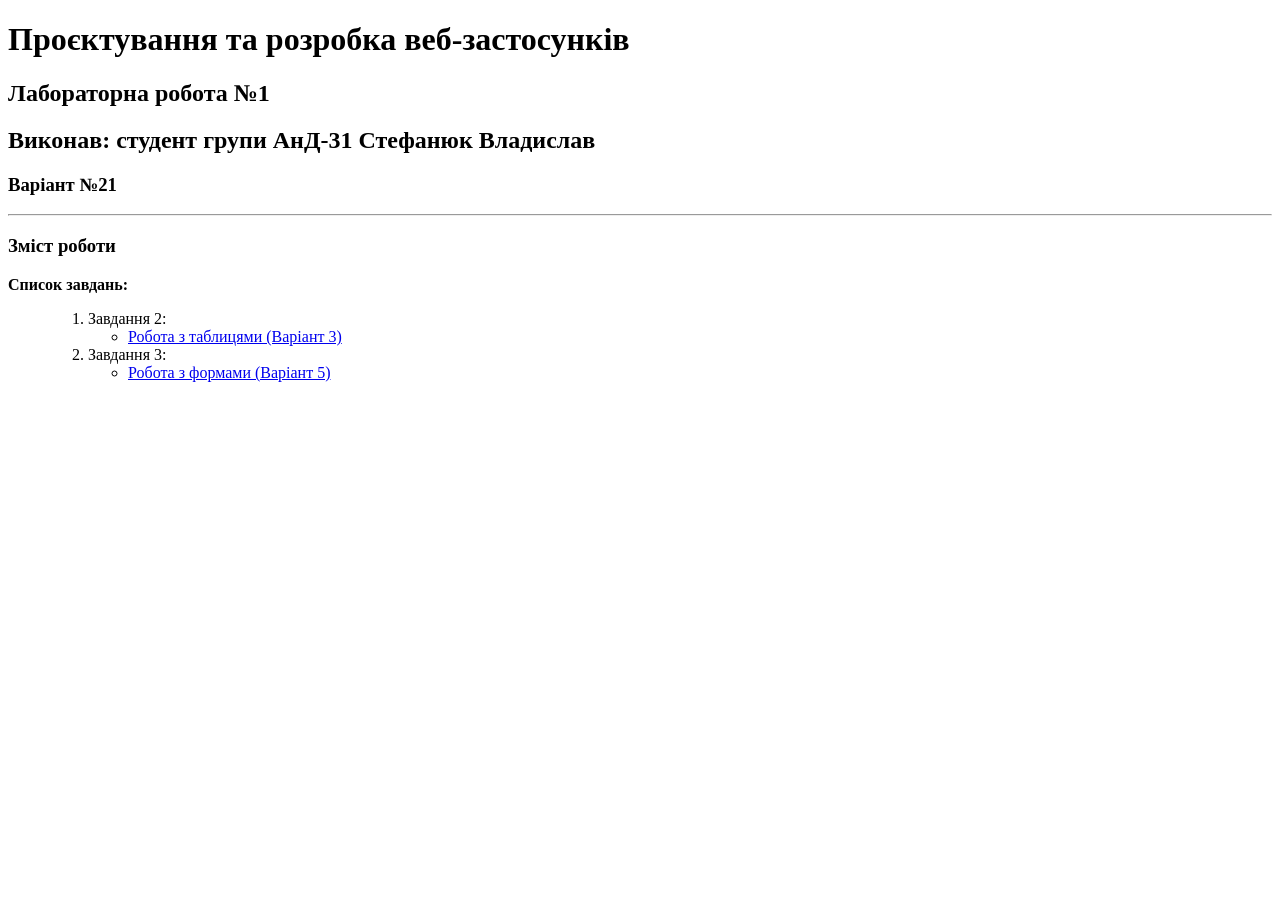
<file: Lab1 VEB/index.html>
<!DOCTYPE html>
<html lang="uk">
<head>
    <meta charset="UTF-8">
    <meta name="viewport" content="width=device-width, initial-scale=1.0">
    <title>Лабораторна робота №1</title>
</head>
<body>
    <h1>Проєктування та розробка веб-застосунків</h1>
    <h2>Лабораторна робота №1</h2>
    <h2>Виконав: студент групи АнД-31 Стефанюк Владислав</h2>
    <h3>Варіант №21</h3>
    <hr>

    <h3>Зміст роботи</h3>
    <dl>
        <dt><b>Список завдань:</b></dt>
        <dd>
            <ol>
                <li>
                    Завдання 2:
                    <ul>
                        <li><a href="table.html">Робота з таблицями (Варіант 3)</a></li>
                    </ul>
                </li>
                <li>
                    Завдання 3:
                    <ul>
                        <li><a href="form.html">Робота з формами (Варіант 5)</a></li>
                    </ul>
                </li>
            </ol>
        </dd>
    </dl>
</body>
</html>
</file>
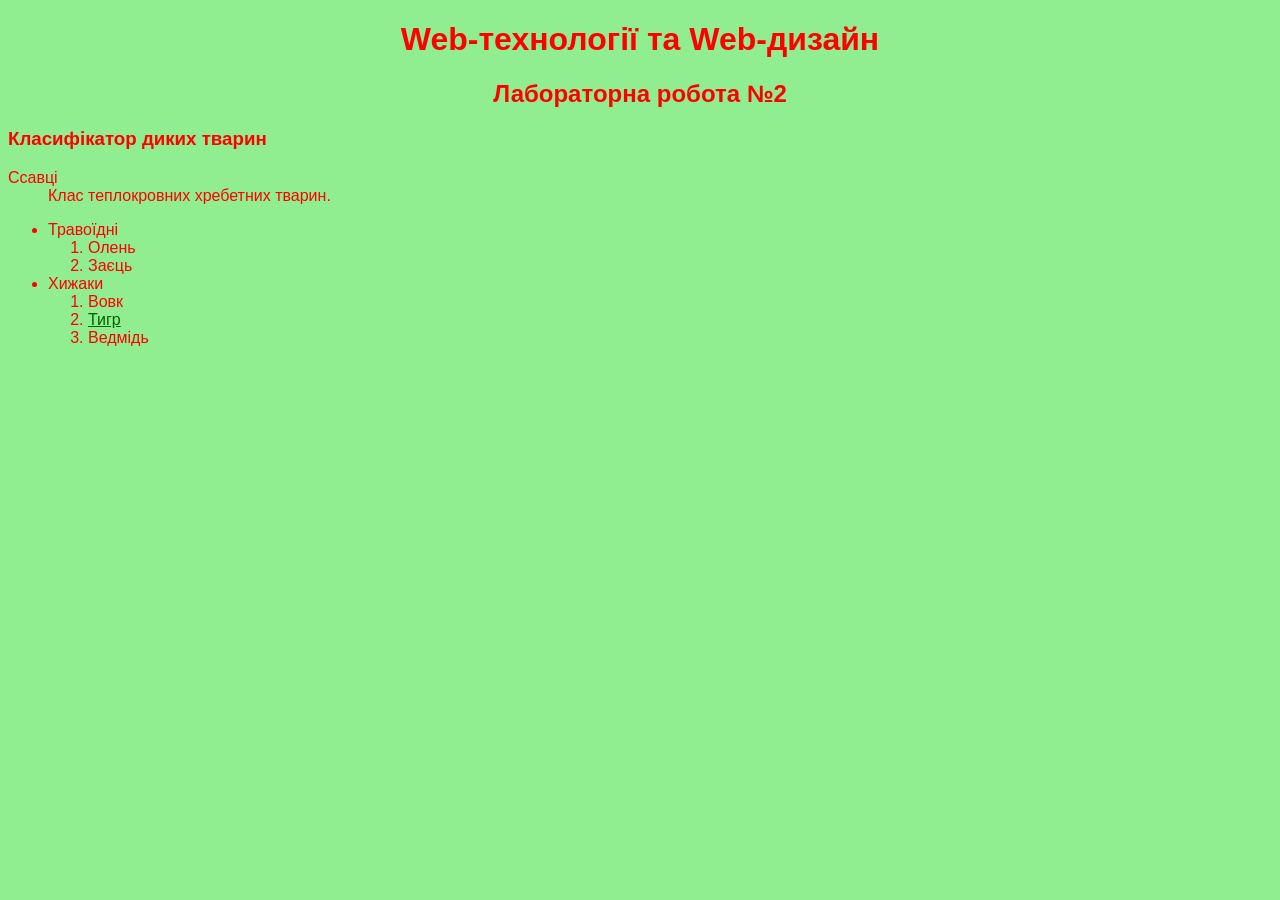
<file: Lab2 WEB/index.html>
<!DOCTYPE html>
<html lang="uk">
<head>
    <meta charset="UTF-8">
    <title>Лабораторна робота 2 - Головна</title>
    <link rel="stylesheet" href="style1.css">
</head>
<body>
    <h1>Web-технології та Web-дизайн</h1>
    <h2>Лабораторна робота №2</h2>
    
    <h3>Класифікатор диких тварин</h3>
    <dl>
        <dt>Ссавці</dt>
        <dd>Клас теплокровних хребетних тварин.</dd>
    </dl>
    
    <ul>
        <li>Травоїдні
            <ol>
                <li>Олень</li>
                <li>Заєць</li>
            </ol>
        </li>
        <li>Хижаки
            <ol>
                <li>Вовк</li>
                <li><a href="page2.html">Тигр</a></li>
                <li>Ведмідь</li>
            </ol>
        </li>
    </ul>
</body>
</html>
</file>
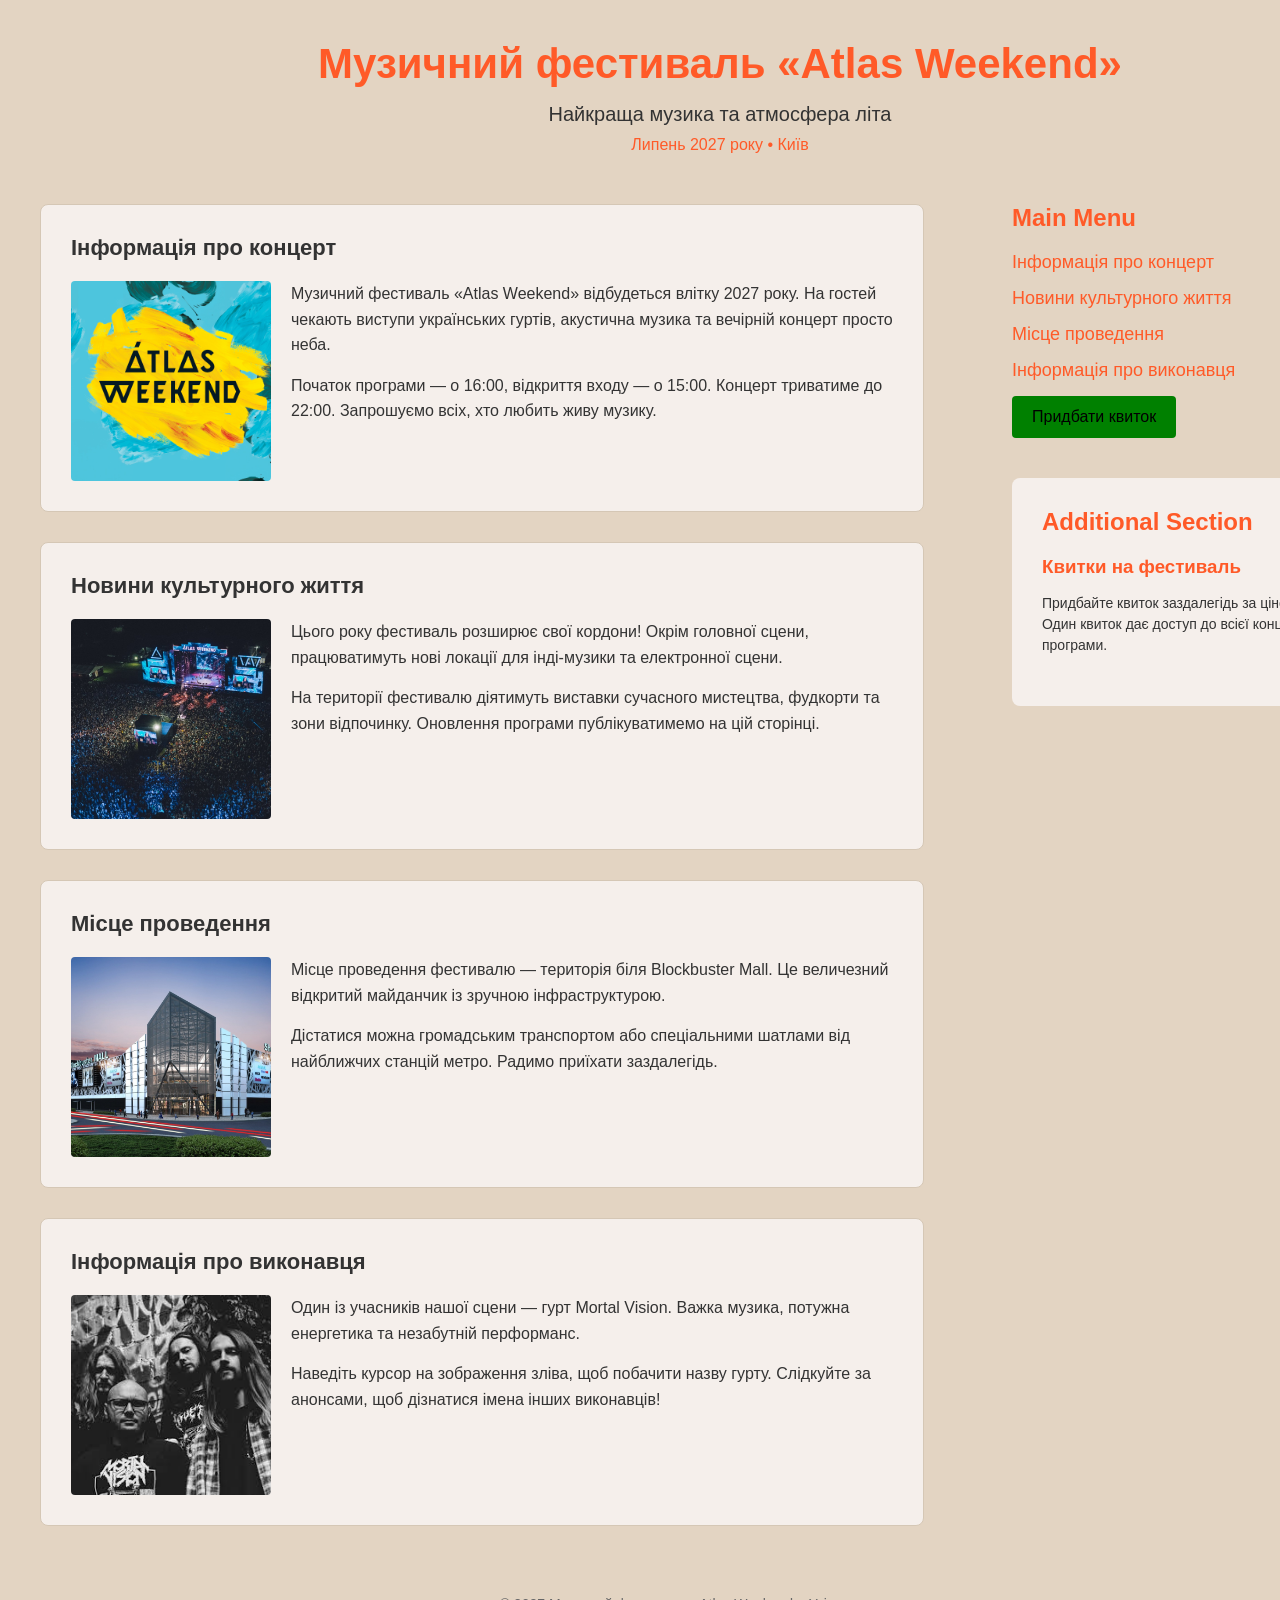
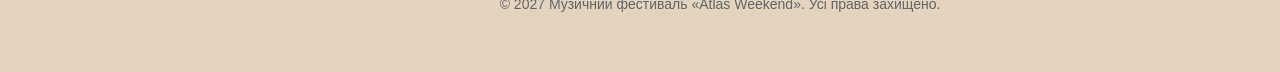
<file: Lab3 WEB/index.html>
<!DOCTYPE html>
<html lang="uk">
<head>
    <meta charset="UTF-8">
    <meta name="viewport" content="width=device-width, initial-scale=1.0">
    <link rel="stylesheet" href="css/style.css">
    <title>Музичний фестиваль «Atlas Weekend»</title>
</head>
<body>
    <div class="container">
      
        <div class="header">
            <h1>Музичний фестиваль «Atlas Weekend»</h1>
            <p class="subtitle">Найкраща музика та атмосфера літа</p>
            <p class="date">Липень 2027 року • Київ</p>
        </div>

    
        <div class="sidebar">
            <div class="menu">
                <h2>Main Menu</h2>
                <ul>
                    <li><a href="#concert">Інформація про концерт</a></li>
                    <li><a href="#news">Новини культурного життя</a></li>
                    <li><a href="#location">Місце проведення</a></li>
                    <li><a href="#performer">Інформація про виконавця</a></li>
                    <li><button class="btn_buy">Придбати квиток</button></li>
                </ul>
            </div>
            <div class="additional_section">
                <h2>Additional Section</h2>
                <h3>Квитки на фестиваль</h3>
                <p>Придбайте квиток заздалегідь за ціною 450 грн. Один квиток дає доступ до всієї концертної програми.</p>
                
            </div>
        </div>

        
        <div class="content">
            <div id="concert" class="content_box">
                <h2>Інформація про концерт</h2>
                <div class="box_inner">
                    <img src="img/image_03b1f7.jpg" alt="Фото концерту" class="content_img">
                    <div class="text_wrap">
                        <p>Музичний фестиваль «Atlas Weekend» відбудеться влітку 2027 року. На гостей чекають виступи українських гуртів, акустична музика та вечірній концерт просто неба.</p>
                        <p>Початок програми — о 16:00, відкриття входу — о 15:00. Концерт триватиме до 22:00. Запрошуємо всіх, хто любить живу музику.</p>
                    </div>
                </div>
            </div>

            <div id="news" class="content_box">
                <h2>Новини культурного життя</h2>
                <div class="box_inner">
                    <img src="img/image_03b219.jpg" alt="Фото події" class="content_img">
                    <div class="text_wrap">
                        <p>Цього року фестиваль розширює свої кордони! Окрім головної сцени, працюватимуть нові локації для інді-музики та електронної сцени.</p>
                        <p>На території фестивалю діятимуть виставки сучасного мистецтва, фудкорти та зони відпочинку. Оновлення програми публікуватимемо на цій сторінці.</p>
                    </div>
                </div>
            </div>

            <div id="location" class="content_box">
                <h2>Місце проведення</h2>
                <div class="box_inner">
                    <img src="img/image_03b4e7.jpg" alt="Фото локації" class="content_img">
                    <div class="text_wrap">
                        <p>Місце проведення фестивалю — територія біля Blockbuster Mall. Це величезний відкритий майданчик із зручною інфраструктурою.</p>
                        <p>Дістатися можна громадським транспортом або спеціальними шатлами від найближчих станцій метро. Радимо приїхати заздалегідь.</p>
                    </div>
                </div>
            </div>

            <div id="performer" class="content_box">
                <h2>Інформація про виконавця</h2>
                <div class="box_inner">
                    <div class="performer_card">
                        <img src="img/image_03b520.png" alt="Фото виконавця" class="content_img">
                       
                        <div class="hover_text">Гурт Mortal Vision</div>
                    </div>
                    <div class="text_wrap">
                        <p>Один із учасників нашої сцени — гурт Mortal Vision. Важка музика, потужна енергетика та незабутній перформанс.</p>
                        <p>Наведіть курсор на зображення зліва, щоб побачити назву гурту. Слідкуйте за анонсами, щоб дізнатися імена інших виконавців!</p>
                    </div>
                </div>
            </div>
        </div>

        
        <div class="footer">
            <p>© 2027 Музичний фестиваль «Atlas Weekend». Усі права захищено.</p>
        </div>
    </div>
</body>
</html>
</file>
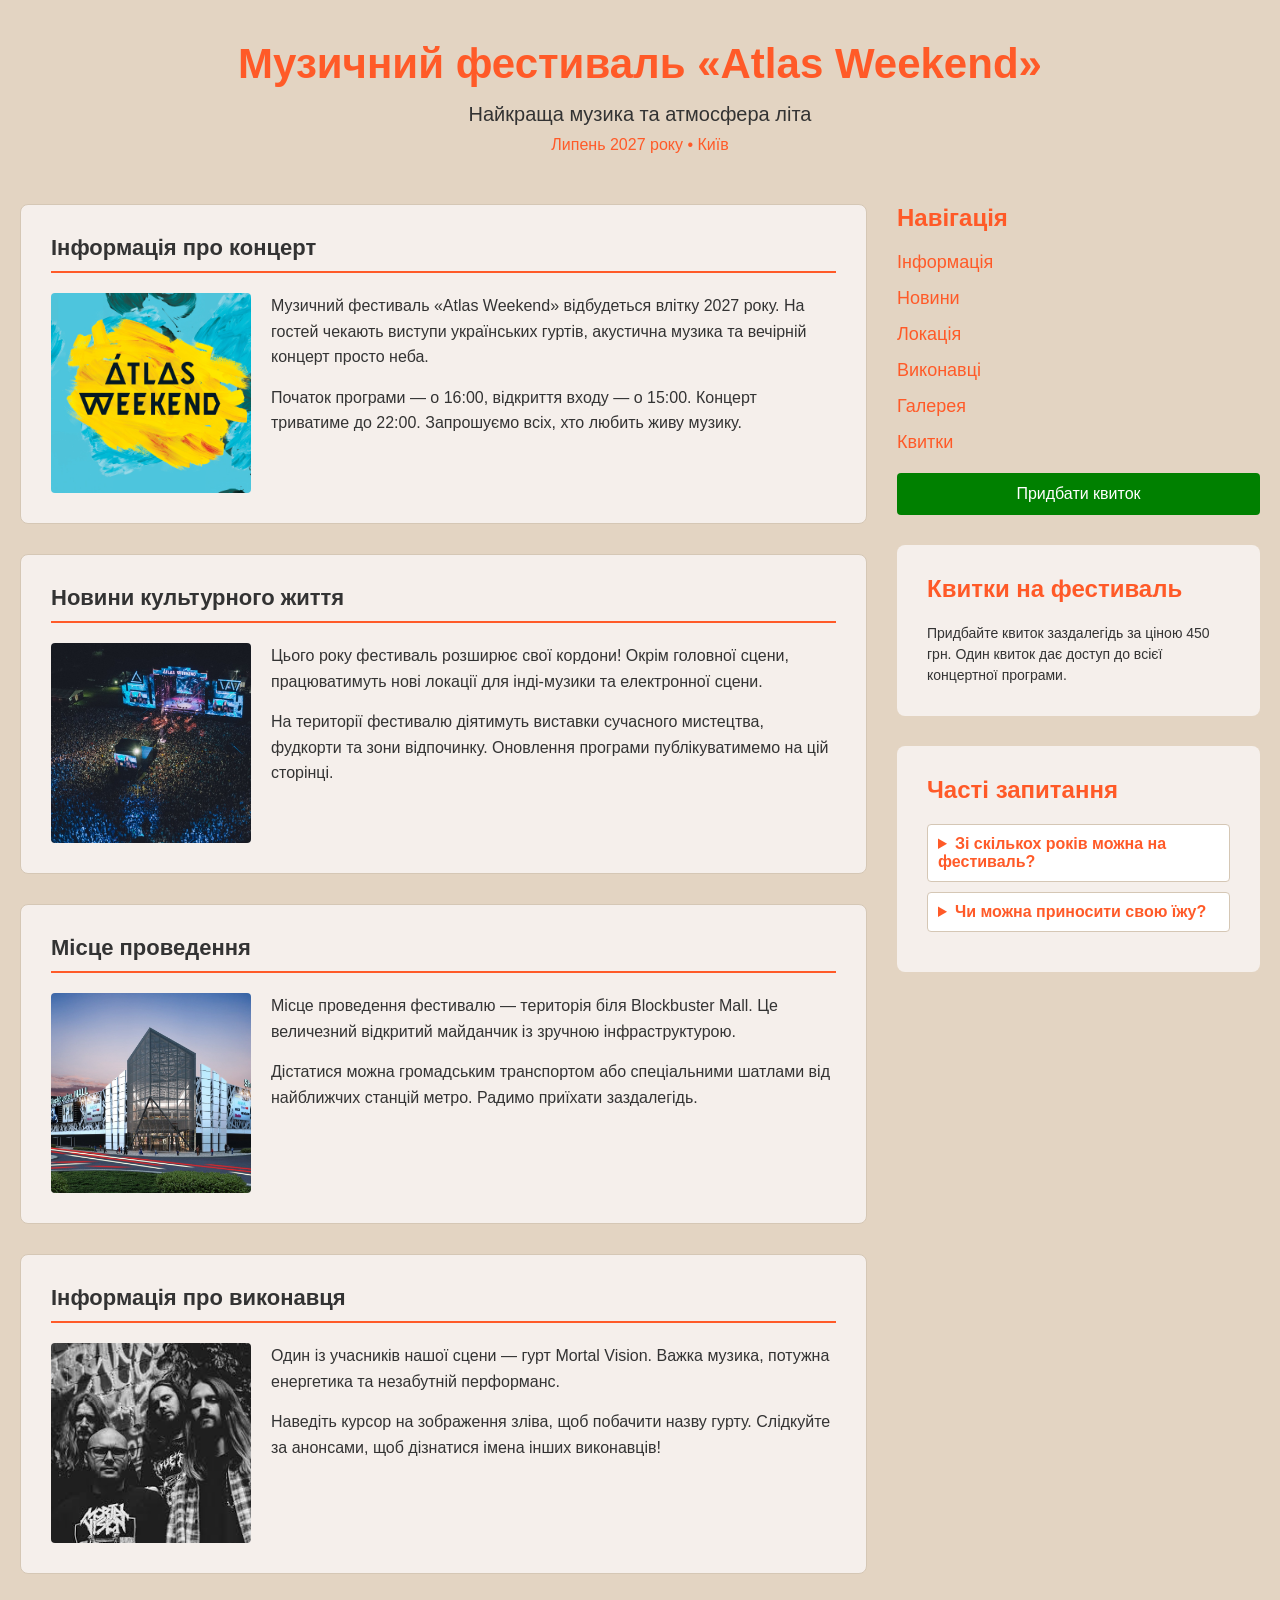
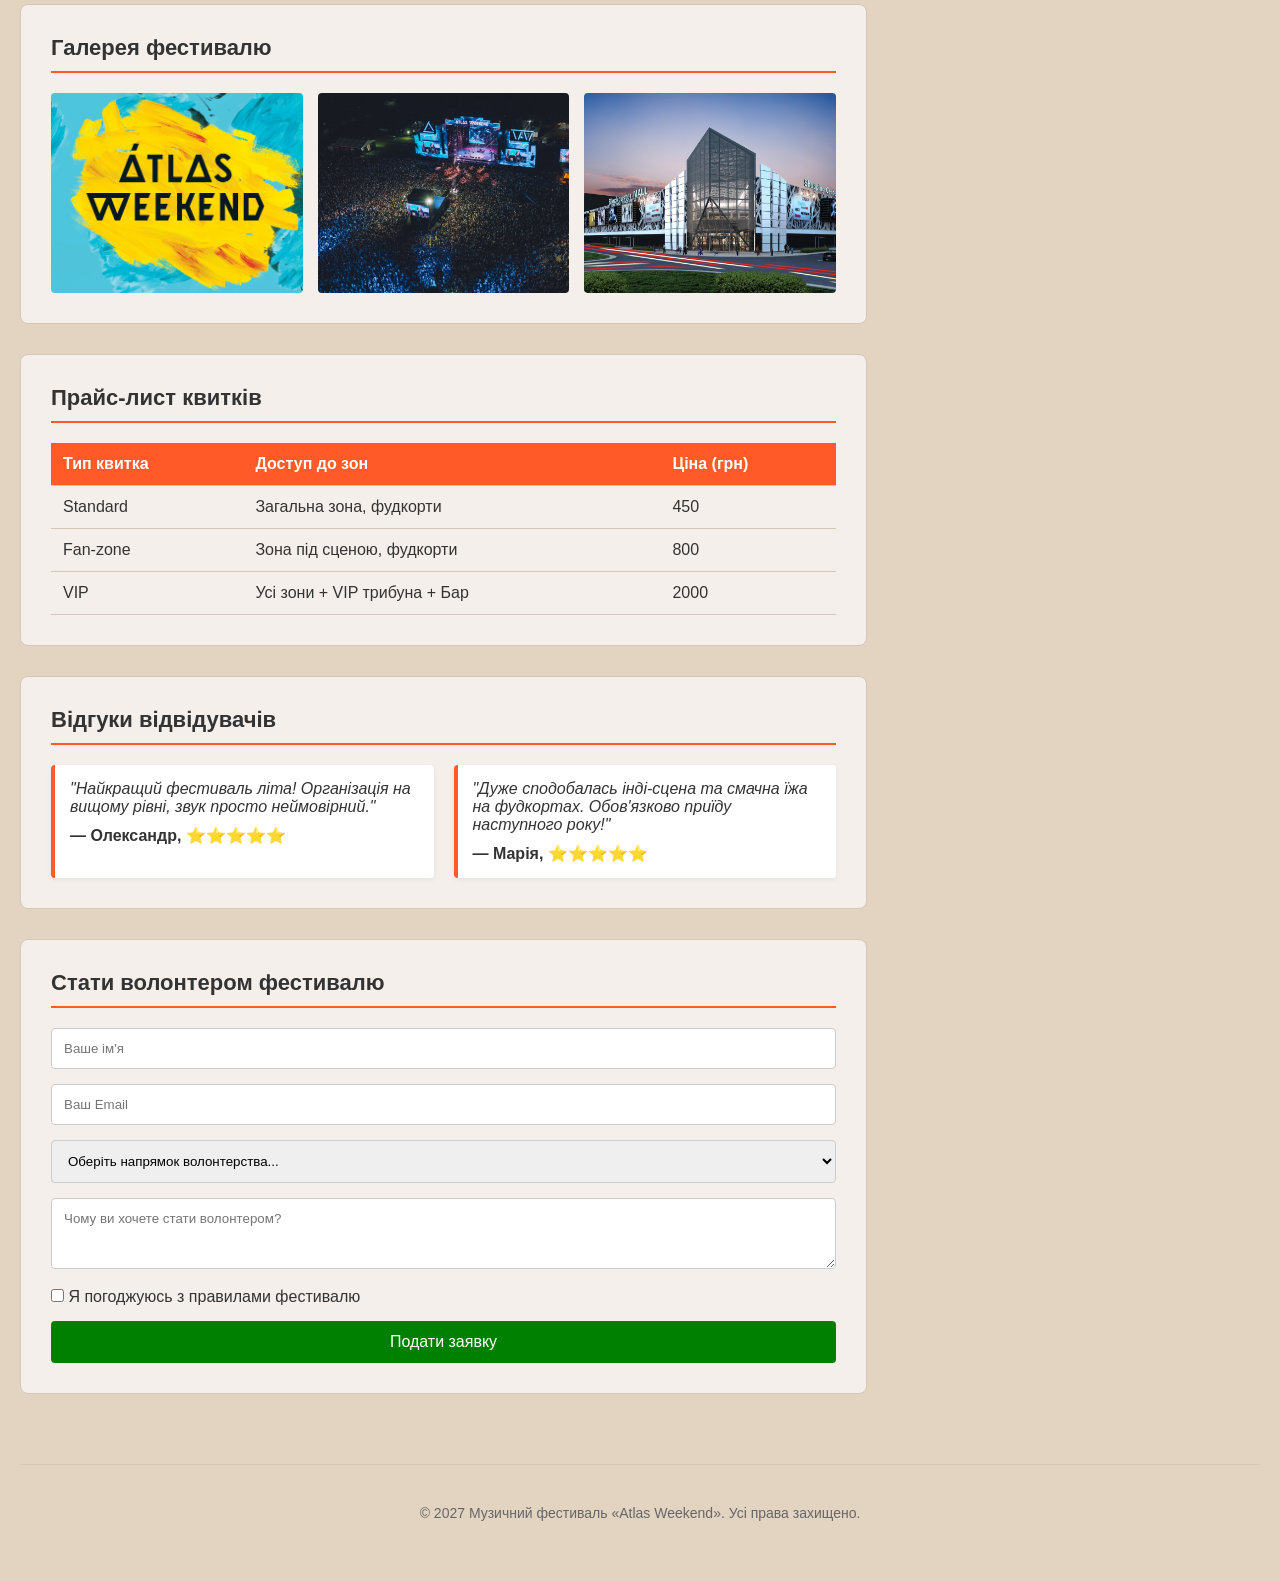
<file: Lab4 WEB/index.html>
<!DOCTYPE html>
<html lang="uk">
<head>
    <meta charset="UTF-8">
    <meta name="viewport" content="width=device-width, initial-scale=1.0">
    <link rel="stylesheet" href="css/style.css">
    <title>Музичний фестиваль «Atlas Weekend»</title>
</head>
<body>
    <div class="container">
      
 
        <header class="header">
            <h1>Музичний фестиваль «Atlas Weekend»</h1>
            <p class="subtitle">Найкраща музика та атмосфера літа</p>
            <p class="date">Липень 2027 року • Київ</p>
        </header>

        
        <div class="layout-wrapper">
            
         
            <main class="content">
                <section id="concert" class="content_box">
                    <h2>Інформація про концерт</h2>
                    <div class="box_inner flex-responsive">
                        <img src="img/image_03b1f7.jpg" alt="Фото концерту" class="content_img">
                        <article class="text_wrap">
                            <p>Музичний фестиваль «Atlas Weekend» відбудеться влітку 2027 року. На гостей чекають виступи українських гуртів, акустична музика та вечірній концерт просто неба.</p>
                            <p>Початок програми — о 16:00, відкриття входу — о 15:00. Концерт триватиме до 22:00. Запрошуємо всіх, хто любить живу музику.</p>
                        </article>
                    </div>
                </section>

                <section id="news" class="content_box">
                    <h2>Новини культурного життя</h2>
                    <div class="box_inner flex-responsive">
                        <img src="img/image_03b219.jpg" alt="Фото події" class="content_img">
                        <article class="text_wrap">
                            <p>Цього року фестиваль розширює свої кордони! Окрім головної сцени, працюватимуть нові локації для інді-музики та електронної сцени.</p>
                            <p>На території фестивалю діятимуть виставки сучасного мистецтва, фудкорти та зони відпочинку. Оновлення програми публікуватимемо на цій сторінці.</p>
                        </article>
                    </div>
                </section>

                <section id="location" class="content_box">
                    <h2>Місце проведення</h2>
                    <div class="box_inner flex-responsive">
                        <img src="img/image_03b4e7.jpg" alt="Фото локації" class="content_img">
                        <article class="text_wrap">
                            <p>Місце проведення фестивалю — територія біля Blockbuster Mall. Це величезний відкритий майданчик із зручною інфраструктурою.</p>
                            <p>Дістатися можна громадським транспортом або спеціальними шатлами від найближчих станцій метро. Радимо приїхати заздалегідь.</p>
                        </article>
                    </div>
                </section>

                <section id="performer" class="content_box">
                    <h2>Інформація про виконавця</h2>
                    <div class="box_inner flex-responsive">
                        <div class="performer_card">
                            <img src="img/image_03b520.png" alt="Фото виконавця" class="content_img">
                            <div class="hover_text">Гурт Mortal Vision</div>
                        </div>
                        <article class="text_wrap">
                            <p>Один із учасників нашої сцени — гурт Mortal Vision. Важка музика, потужна енергетика та незабутній перформанс.</p>
                            <p>Наведіть курсор на зображення зліва, щоб побачити назву гурту. Слідкуйте за анонсами, щоб дізнатися імена інших виконавців!</p>
                        </article>
                    </div>
                </section>

             
                <section id="gallery" class="content_box">
                    <h2>Галерея фестивалю</h2>
                    <div class="gallery-grid">
                        <img src="img/image_03b1f7.jpg" alt="Атмосфера" class="gallery_img">
                        <img src="img/image_03b219.jpg" alt="Натовп" class="gallery_img">
                        <img src="img/image_03b4e7.jpg" alt="Локація" class="gallery_img">
                    </div>
                </section>

                
                <section id="tickets" class="content_box">
                    <h2>Прайс-лист квитків</h2>
                    <div class="table-responsive">
                        <table class="tickets-table">
                            <thead>
                                <tr>
                                    <th>Тип квитка</th>
                                    <th>Доступ до зон</th>
                                    <th>Ціна (грн)</th>
                                </tr>
                            </thead>
                            <tbody>
                                <tr>
                                    <td>Standard</td>
                                    <td>Загальна зона, фудкорти</td>
                                    <td>450</td>
                                </tr>
                                <tr>
                                    <td>Fan-zone</td>
                                    <td>Зона під сценою, фудкорти</td>
                                    <td>800</td>
                                </tr>
                                <tr>
                                    <td>VIP</td>
                                    <td>Усі зони + VIP трибуна + Бар</td>
                                    <td>2000</td>
                                </tr>
                            </tbody>
                        </table>
                    </div>
                </section>

         
                <section id="reviews" class="content_box">
                    <h2>Відгуки відвідувачів</h2>
                    <div class="reviews-flex">
                        <blockquote class="review-card">
                            <p>"Найкращий фестиваль літа! Організація на вищому рівні, звук просто неймовірний."</p>
                            <footer>— Олександр, ⭐⭐⭐⭐⭐</footer>
                        </blockquote>
                        <blockquote class="review-card">
                            <p>"Дуже сподобалась інді-сцена та смачна їжа на фудкортах. Обов'язково приїду наступного року!"</p>
                            <footer>— Марія, ⭐⭐⭐⭐⭐</footer>
                        </blockquote>
                    </div>
                </section>

        
                <section id="volunteer" class="content_box">
                    <h2>Стати волонтером фестивалю</h2>
                    <form class="contact-form" action="#" method="POST">
                        <div class="form-group">
                            <input type="text" name="name" placeholder="Ваше ім'я" required pattern="[A-Za-zА-Яа-яІіЇїЄєҐґ\s]+">
                        </div>
                        <div class="form-group">
                            <input type="email" name="email" placeholder="Ваш Email" required>
                        </div>
                        <div class="form-group">
                            <select name="role" required>
                                <option value="">Оберіть напрямок волонтерства...</option>
                                <option value="info">Інфозона</option>
                                <option value="stage">Допомога біля сцени</option>
                                <option value="eco">Еко-патруль</option>
                            </select>
                        </div>
                        <div class="form-group">
                            <textarea name="motivation" rows="3" placeholder="Чому ви хочете стати волонтером?" required></textarea>
                        </div>
                        <div class="form-group checkbox-group">
                            <label><input type="checkbox" required> Я погоджуюсь з правилами фестивалю</label>
                        </div>
                        <button type="submit" class="btn_buy">Подати заявку</button>
                    </form>
                </section>

            </main>

       
            <aside class="sidebar">
                <nav class="menu">
                    <h2>Навігація</h2>
                    <ul>
                        <li><a href="#concert">Інформація</a></li>
                        <li><a href="#news">Новини</a></li>
                        <li><a href="#location">Локація</a></li>
                        <li><a href="#performer">Виконавці</a></li>
                        <li><a href="#gallery">Галерея</a></li>
                        <li><a href="#tickets">Квитки</a></li>
                    </ul>
                    <button class="btn_buy">Придбати квиток</button>
                </nav>

                <div class="additional_section">
                    <h2>Квитки на фестиваль</h2>
                    <p>Придбайте квиток заздалегідь за ціною 450 грн. Один квиток дає доступ до всієї концертної програми.</p>
                </div>

          
                <div class="additional_section faq-section">
                    <h2>Часті запитання</h2>
                    <details>
                        <summary>Зі скількох років можна на фестиваль?</summary>
                        <p>Вхід дозволено з 12 років у супроводі дорослих, самостійно — з 16 років.</p>
                    </details>
                    <details>
                        <summary>Чи можна приносити свою їжу?</summary>
                        <p>Ні, на території працюватиме великий фудкорт із різноманітними стравами.</p>
                    </details>
                </div>
            </aside>

        </div>

    
        <footer class="footer">
            <p>© 2027 Музичний фестиваль «Atlas Weekend». Усі права захищено.</p>
        </footer>
    </div>
</body>
</html>
</file>
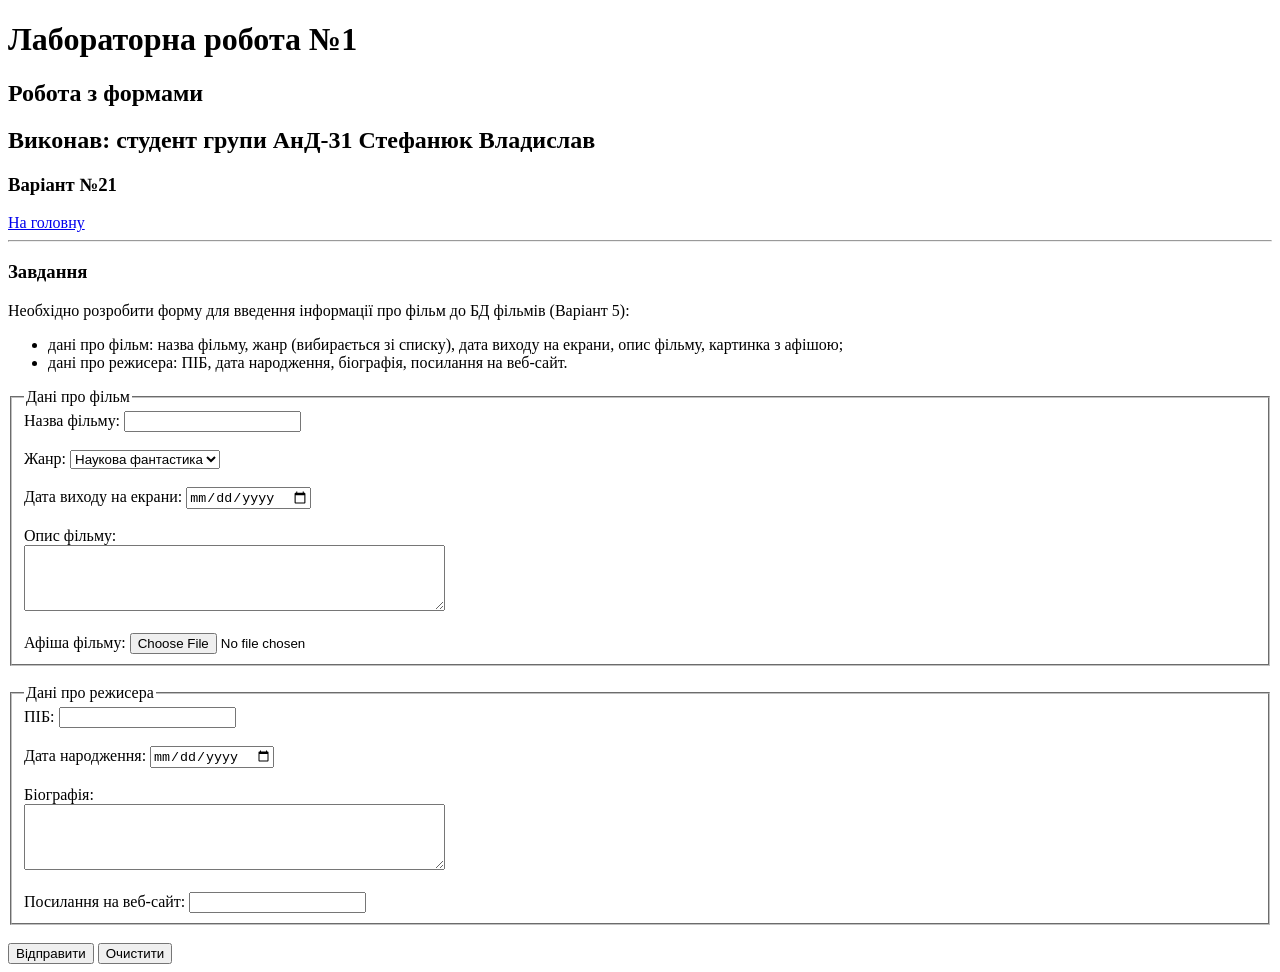
<file: Lab1 VEB/form.html>
<!DOCTYPE html>
<html lang="uk">
<head>
    <meta charset="UTF-8">
    <meta name="viewport" content="width=device-width, initial-scale=1.0">
    <title>Форма</title>
</head>
<body>
    <h1>Лабораторна робота №1</h1>
    <h2>Робота з формами</h2>
    <h2>Виконав: студент групи АнД-31 Стефанюк Владислав</h2>
    <h3>Варіант №21</h3>
    <a href="index.html">На головну</a>
    <hr>

    <h3>Завдання</h3>
    <p>Необхідно розробити форму для введення інформації про фільм до БД фільмів (Варіант 5):</p>
    <ul>
        <li>дані про фільм: назва фільму, жанр (вибирається зі списку), дата виходу на екрани, опис фільму, картинка з афішою;</li>
        <li>дані про режисера: ПІБ, дата народження, біографія, посилання на веб-сайт.</li>
    </ul>

    <form action="#" method="post" enctype="multipart/form-data">
        <fieldset>
            <legend>Дані про фільм</legend>
            <label>Назва фільму:
                <input type="text" name="movie_title">
            </label>
            <br><br>
            <label>Жанр:
                <select name="genre">
                    <option>Наукова фантастика</option>
                    <option>Драма</option>
                    <option>Комедія</option>
                    <option>Бойовик</option>
                    <option>Трилер</option>
                    <option>Документальний</option>
                </select>
            </label>
            <br><br>
            <label>Дата виходу на екрани:
                <input type="date" name="release_date">
            </label>
            <br><br>
            <label>Опис фільму:<br>
                <textarea name="movie_desc" rows="4" cols="50"></textarea>
            </label>
            <br><br>
            <label>Афіша фільму:
                <input type="file" name="poster">
            </label>
        </fieldset>

        <br>

        <fieldset>
            <legend>Дані про режисера</legend>
            <label>ПІБ:
                <input type="text" name="director_name">
            </label>
            <br><br>
            <label>Дата народження:
                <input type="date" name="director_birth">
            </label>
            <br><br>
            <label>Біографія:<br>
                <textarea name="director_bio" rows="4" cols="50"></textarea>
            </label>
            <br><br>
            <label>Посилання на веб-сайт:
                <input type="url" name="director_site">
            </label>
        </fieldset>

        <br>
        <button type="submit">Відправити</button>
        <button type="reset">Очистити</button>
    </form>
</body>
</html>
</file>
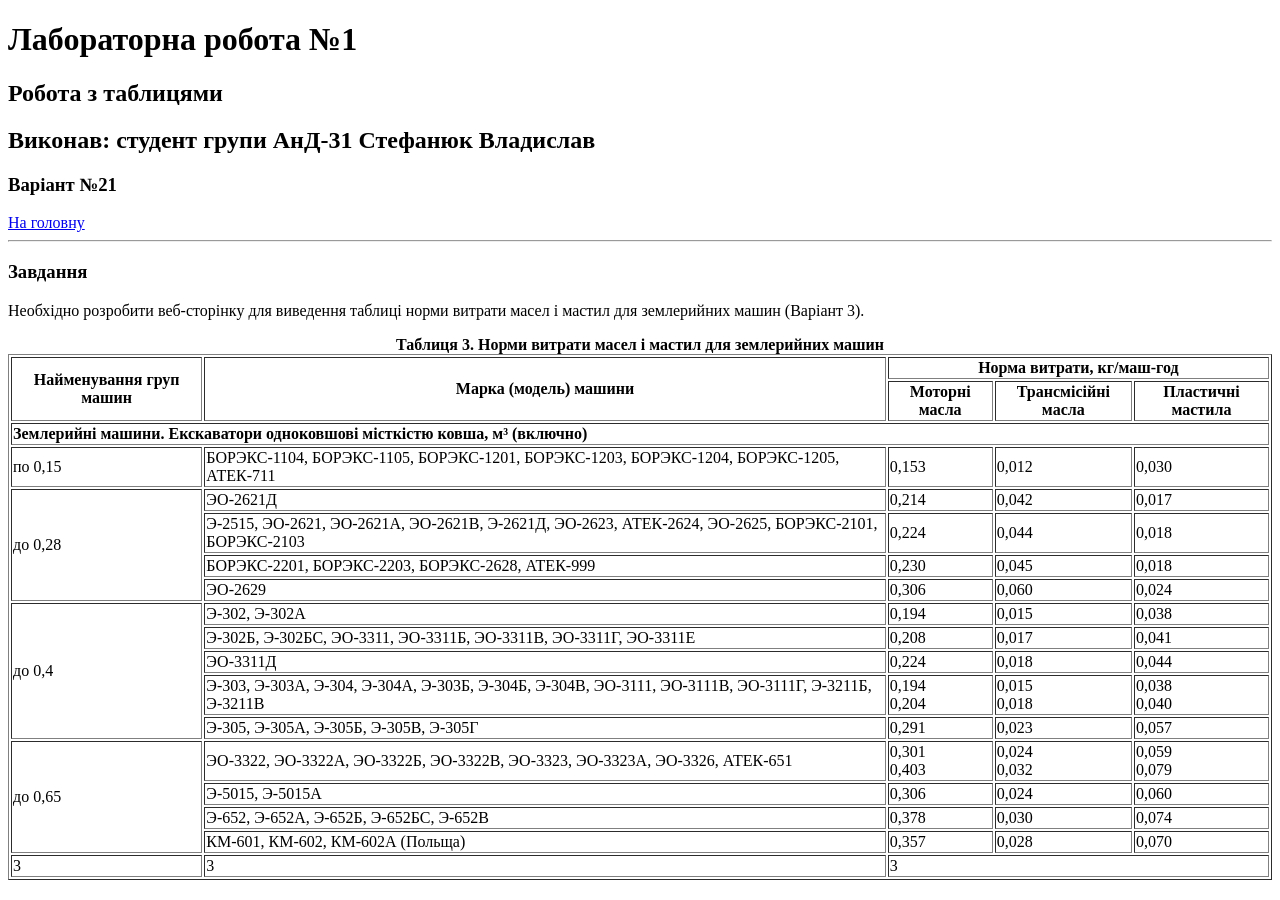
<file: Lab1 VEB/table.html>
<!DOCTYPE html>
<html lang="uk">
<head>
    <meta charset="UTF-8">
    <meta name="viewport" content="width=device-width, initial-scale=1.0">
    <title>Таблиця</title>
</head>
<body>
    <h1>Лабораторна робота №1</h1>
    <h2>Робота з таблицями</h2>
    <h2>Виконав: студент групи АнД-31 Стефанюк Владислав</h2>
    <h3>Варіант №21</h3>
    <a href="index.html">На головну</a>
    <hr>

    <h3>Завдання</h3>
    <p>Необхідно розробити веб-сторінку для виведення таблиці норми витрати масел і мастил для землерийних машин (Варіант 3).</p>

    <table border="1">
        <caption><b>Таблиця 3. Норми витрати масел і мастил для землерийних машин</b></caption>
        <thead>
            <tr>
                <th rowspan="2">Найменування груп машин</th>
                <th rowspan="2">Марка (модель) машини</th>
                <th colspan="3">Норма витрати, кг/маш-год</th>
            </tr>
            <tr>
                <th>Моторні масла</th>
                <th>Трансмісійні масла</th>
                <th>Пластичні мастила</th>
            </tr>
        </thead>
        <tbody>
            <tr>
                <td colspan="5"><b>Землерийні машини. Екскаватори одноковшові місткістю ковша, м³ (включно)</b></td>
            </tr>
            <tr>
                <td>по 0,15</td>
                <td>БОРЭКС-1104, БОРЭКС-1105, БОРЭКС-1201, БОРЭКС-1203, БОРЭКС-1204, БОРЭКС-1205, АТЕК-711</td>
                <td>0,153</td>
                <td>0,012</td>
                <td>0,030</td>
            </tr>
            <tr>
                <td rowspan="4">до 0,28</td>
                <td>ЭО-2621Д</td>
                <td>0,214</td>
                <td>0,042</td>
                <td>0,017</td>
            </tr>
            <tr>
                <td>Э-2515, ЭО-2621, ЭО-2621А, ЭО-2621В, Э-2621Д, ЭО-2623, АТЕК-2624, ЭО-2625, БОРЭКС-2101, БОРЭКС-2103</td>
                <td>0,224</td>
                <td>0,044</td>
                <td>0,018</td>
            </tr>
            <tr>
                <td>БОРЭКС-2201, БОРЭКС-2203, БОРЭКС-2628, АТЕК-999</td>
                <td>0,230</td>
                <td>0,045</td>
                <td>0,018</td>
            </tr>
            <tr>
                <td>ЭО-2629</td>
                <td>0,306</td>
                <td>0,060</td>
                <td>0,024</td>
            </tr>
            <tr>
                <td rowspan="5">до 0,4</td>
                <td>Э-302, Э-302А</td>
                <td>0,194</td>
                <td>0,015</td>
                <td>0,038</td>
            </tr>
            <tr>
                <td>Э-302Б, Э-302БС, ЭО-3311, ЭО-3311Б, ЭО-3311В, ЭО-3311Г, ЭО-3311Е</td>
                <td>0,208</td>
                <td>0,017</td>
                <td>0,041</td>
            </tr>
            <tr>
                <td>ЭО-3311Д</td>
                <td>0,224</td>
                <td>0,018</td>
                <td>0,044</td>
            </tr>
            <tr>
                <td>Э-303, Э-303А, Э-304, Э-304А, Э-303Б, Э-304Б, Э-304В, ЭО-3111, ЭО-3111В, ЭО-3111Г, Э-3211Б, Э-3211В</td>
                <td>0,194<br>0,204</td>
                <td>0,015<br>0,018</td>
                <td>0,038<br>0,040</td>
            </tr>
            <tr>
                <td>Э-305, Э-305А, Э-305Б, Э-305В, Э-305Г</td>
                <td>0,291</td>
                <td>0,023</td>
                <td>0,057</td>
            </tr>
            <tr>
                <td rowspan="4">до 0,65</td>
                <td>ЭО-3322, ЭО-3322А, ЭО-3322Б, ЭО-3322В, ЭО-3323, ЭО-3323А, ЭО-3326, АТЕК-651</td>
                <td>0,301<br>0,403</td>
                <td>0,024<br>0,032</td>
                <td>0,059<br>0,079</td>
            </tr>
            <tr>
                <td>Э-5015, Э-5015А</td>
                <td>0,306</td>
                <td>0,024</td>
                <td>0,060</td>
            </tr>
            <tr>
                <td>Э-652, Э-652А, Э-652Б, Э-652БС, Э-652В</td>
                <td>0,378</td>
                <td>0,030</td>
                <td>0,074</td>
            </tr>
            <tr>
                <td>КМ-601, КМ-602, КМ-602А (Польща)</td>
                <td>0,357</td>
                <td>0,028</td>
                <td>0,070</td>
            </tr>
            <tr> 
                <td> 3</td>
                <td> 3</td>
                <td colspan="3"> 3</td>

            </tr>
           
        </tbody>
    </table>
</body>
</html>
</file>
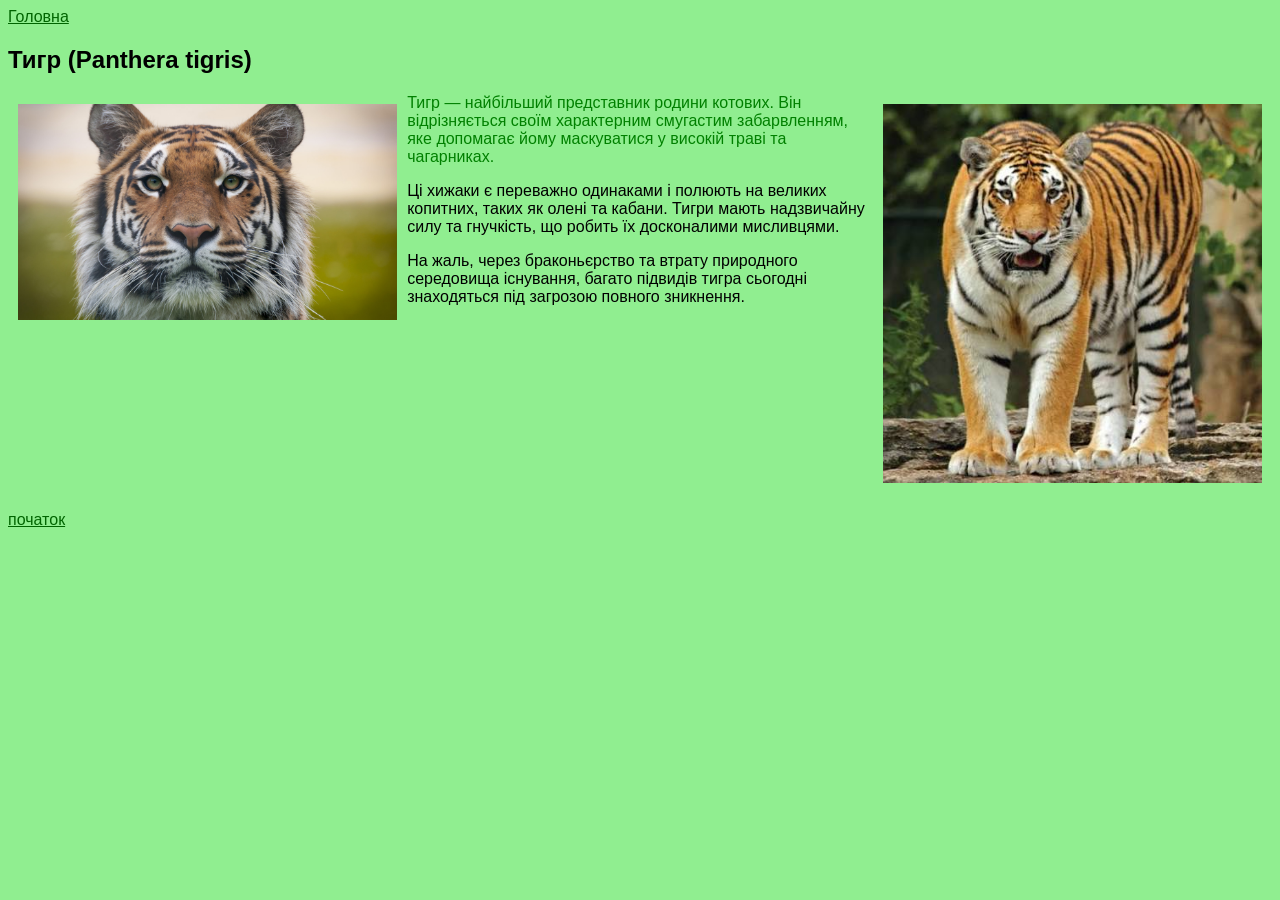
<file: Lab2 WEB/page2.html>
<!DOCTYPE html>
<html lang="uk">
<head>
    <meta charset="UTF-8">
    <title>Опис тварини: Тигр</title>
    <link rel="stylesheet" href="style2.css">
</head>
<body>
    <a id="top"></a>
    <a href="index.html">Головна</a>
    
    <h2>Тигр (Panthera tigris)</h2>
    
    <img src="tiger-left.jpg" class="img-left" alt="Тигр ліворуч">
    <a href="page3.html">
        <img src="tiger-right.jpg" class="img-right" alt="Перехід на сторінку 3">
    </a>

    <p class="par1">
        Тигр — найбільший представник родини котових. Він відрізняється своїм характерним смугастим забарвленням, яке допомагає йому маскуватися у високій траві та чагарниках.
    </p>
    
    <p>
        Ці хижаки є переважно одинаками і полюють на великих копитних, таких як олені та кабани. Тигри мають надзвичайну силу та гнучкість, що робить їх досконалими мисливцями.
    </p>
    
    <p>
        На жаль, через браконьєрство та втрату природного середовища існування, багато підвидів тигра сьогодні знаходяться під загрозою повного зникнення.
    </p>

    <div style="clear: both;"></div>
    <br>
    <a href="#top">початок</a>
</body>
</html>
</file>
<file: Lab2 WEB/style1.css>
body {
    background-color: lightgreen;
    color: red;
    font-family: sans-serif;
}

a {
    color: darkgreen;
}

h1, h2 {
    text-align: center;
}
</file>
<file: Lab3 WEB/css/style.css>
@import url(reset.css);
@import url(base.css);

body {
    background-color: var(--bg-main); 
    font-family: Arial, sans-serif;
    color: var(--color-text);
}

.container {
    width: 1440px;
    margin: 0 auto;
    background-color: var(--bg-main);
    padding: 40px;
}


.header {
    text-align: center;
    margin-bottom: 50px;
}

.header h1 {
    color: var(--color-accent);
    font-size: 42px;
    margin-bottom: 15px;
}

.header .subtitle {
    font-size: 20px;
    margin-bottom: 10px;
}

.header .date {
    font-size: 16px;
    color: var(--color-accent);
}


.sidebar {
    float: right;
    width: 30%; 
    padding-left: 20px;
}

.menu h2, .additional_section h2 {
    color: var(--color-accent);
    font-size: 24px;
    margin-bottom: 20px;
}

.menu ul {
    list-style: none;
    margin-bottom: 40px;
}

.menu ul li {
    margin-bottom: 15px;
}

.menu ul li a {
    text-decoration: none;
    color: var(--color-accent);
    font-size: 18px;
    transition: 0.3s;
}


.menu ul li a:hover {
    text-decoration: underline;
    opacity: 0.7;
}

.additional_section {
    background-color: var(--bg-light);
    padding: 30px;
    border-radius: 8px; 
}

.additional_section h3 {
    color: var(--color-accent);
    margin-bottom: 15px;
}

.additional_section p {
    font-size: 14px;
    line-height: 1.5;
    margin-bottom: 20px;
}

.btn_buy {
    background-color: green;
    color: black;
    border: none;
    padding: 12px 20px;
    font-size: 16px;
    cursor: pointer;
    border-radius: 4px;
    transition: 0.3s;
}

.btn_buy:hover {
    background-color: #e04a1c;
}


.content {
    float: left;
    width: 65%; 
}

.content_box {
    background-color: var(--bg-light);
    border: 1px solid var(--border-color);
    padding: 30px;
    margin-bottom: 30px;
    border-radius: 8px; 
}

.content_box h2 {
    font-size: 22px;
    margin-bottom: 20px;
}

.box_inner {
    display: flex;
    gap: 20px;
}


.content_img {
    width: 200px;
    height: 200px;
    object-fit: cover; 
    border-radius: 4px; 
    display: block;
}

.text_wrap p {
    font-size: 16px;
    line-height: 1.6;
    margin-bottom: 15px;
}


.performer_card {
    position: relative;
    width: 200px;
    height: 200px;
    cursor: pointer;
}

.hover_text {
    position: absolute;
    bottom: 0;
    left: 0;
    width: 100%;
    background-color: rgba(255, 90, 40, 0.9);
    color: white;
    text-align: center;
    padding: 10px;
    display: none; 
    border-bottom-left-radius: 4px;
    border-bottom-right-radius: 4px;
}


.performer_card:hover .hover_text {
    display: block;
}


.footer {
    clear: both; 
    text-align: center;
    padding-top: 40px;
    padding-bottom: 20px;
    font-size: 14px;
    color: #666;
}
</file>
<file: Lab4 WEB/css/style.css>
@import url(reset.css);
@import url(base.css);

body {
    background-color: var(--bg-main); 
    font-family: Arial, sans-serif;
    color: var(--color-text);
}

.container {
    max-width: 1440px; 
    width: 100%;
    margin: 0 auto;
    background-color: var(--bg-main);
    padding: 40px 20px; 
}

.header {
    text-align: center;
    margin-bottom: 50px;
}

.header h1 {
    color: var(--color-accent);
    font-size: 42px;
    margin-bottom: 15px;
}

.header .subtitle {
    font-size: 20px;
    margin-bottom: 10px;
}

.header .date {
    font-size: 16px;
    color: var(--color-accent);
}

.layout-wrapper {
    display: flex;
    gap: 30px;
    align-items: flex-start;
}

.content {
    flex: 7; 
}

.sidebar {
    flex: 3; 
    display: flex;
    flex-direction: column;
    gap: 30px;
}

.menu h2, .additional_section h2 {
    color: var(--color-accent);
    font-size: 24px;
    margin-bottom: 20px;
}

.menu ul {
    list-style: none;
    margin-bottom: 20px;
}

.menu ul li {
    margin-bottom: 15px;
}

.menu ul li a {
    text-decoration: none;
    color: var(--color-accent);
    font-size: 18px;
    transition: 0.3s;
}

.menu ul li a:hover {
    text-decoration: underline;
    opacity: 0.7;
}

.additional_section {
    background-color: var(--bg-light);
    padding: 30px;
    border-radius: 8px; 
}

.additional_section p {
    font-size: 14px;
    line-height: 1.5;
}

.btn_buy {
    background-color: green;
    color: white; 
    border: none;
    padding: 12px 20px;
    font-size: 16px;
    cursor: pointer;
    border-radius: 4px;
    transition: 0.3s;
    width: 100%;
}

.btn_buy:hover {
    background-color: #e04a1c;
}

.content_box {
    background-color: var(--bg-light);
    border: 1px solid var(--border-color);
    padding: 30px;
    margin-bottom: 30px;
    border-radius: 8px; 
}

.content_box h2 {
    font-size: 22px;
    margin-bottom: 20px;
    border-bottom: 2px solid var(--color-accent);
    padding-bottom: 10px;
}

.box_inner {
    display: flex;
    gap: 20px;
    align-items: flex-start;
}

.content_img {
    width: 200px;
    height: 200px;
    object-fit: cover; 
    border-radius: 4px; 
    flex-shrink: 0;
}

.text_wrap p {
    font-size: 16px;
    line-height: 1.6;
    margin-bottom: 15px;
}

.performer_card {
    position: relative;
    width: 200px;
    height: 200px;
    cursor: pointer;
    flex-shrink: 0;
}

.hover_text {
    position: absolute;
    bottom: 0;
    left: 0;
    width: 100%;
    background-color: rgba(255, 90, 40, 0.9);
    color: white;
    text-align: center;
    padding: 10px;
    display: none; 
    border-bottom-left-radius: 4px;
    border-bottom-right-radius: 4px;
}

.performer_card:hover .hover_text {
    display: block;
}

.gallery-grid {
    display: grid;
    grid-template-columns: repeat(auto-fit, minmax(220px, 1fr));
    gap: 15px;
}
.gallery_img {
    width: 100%;
    height: 200px;
    object-fit: cover;
    border-radius: 4px;
    transition: transform 0.3s;
}
.gallery_img:hover {
    transform: scale(1.05);
}

.table-responsive {
    overflow-x: auto;
}
.tickets-table {
    width: 100%;
    border-collapse: collapse;
}
.tickets-table th, .tickets-table td {
    padding: 12px;
    text-align: left;
    border-bottom: 1px solid var(--border-color);
}
.tickets-table th {
    background-color: var(--color-accent);
    color: white;
}

.reviews-flex {
    display: flex;
    flex-wrap: wrap;
    gap: 20px;
}
.review-card {
    flex: 1 1 250px;
    background: #fff;
    padding: 15px;
    border-left: 4px solid var(--color-accent);
    border-radius: 4px;
    font-style: italic;
    box-shadow: 0 2px 5px rgba(0,0,0,0.05);
}
.review-card footer {
    margin-top: 10px;
    font-weight: bold;
    font-style: normal;
}

.contact-form .form-group {
    margin-bottom: 15px;
}
.contact-form input[type="text"],
.contact-form input[type="email"],
.contact-form select,
.contact-form textarea {
    width: 100%;
    padding: 12px;
    border: 1px solid #ccc;
    border-radius: 4px;
    font-family: Arial, sans-serif;
}
.checkbox-group {
    display: flex;
    align-items: center;
    gap: 10px;
}

.faq-section details {
    background: #fff;
    padding: 10px;
    border-radius: 4px;
    margin-bottom: 10px;
    cursor: pointer;
    border: 1px solid var(--border-color);
}
.faq-section summary {
    font-weight: bold;
    color: var(--color-accent);
}
.faq-section p {
    margin-top: 10px;
}

.footer {
    text-align: center;
    padding-top: 40px;
    padding-bottom: 20px;
    font-size: 14px;
    color: #666;
    width: 100%;
    border-top: 1px solid var(--border-color);
    margin-top: 40px;
}


@media (max-width: 1023px) {
    .layout-wrapper {
        flex-direction: column;
    }
    .content, .sidebar {
        width: 100%;
        flex: none;
    }
    .sidebar {
        flex-direction: row; 
        flex-wrap: wrap;
    }
    .menu, .additional_section {
        flex: 1 1 300px;
    }
}

@media (max-width: 767px) {
    .container {
        padding: 20px 10px;
    }
    .header h1 {
        font-size: 28px;
    }
    .box_inner.flex-responsive {
        flex-direction: column; 
        align-items: center;
    }
    .content_img, .performer_card {
        width: 100%;
        height: auto;
        aspect-ratio: 1 / 1;
    }
    .sidebar {
        flex-direction: column; 
    }
    .gallery-grid {
        grid-template-columns: 1fr; 
    }
}
</file>
<file: Lab2 WEB/style2.css>
body {
    background-color: lightgreen; 
    font-family: sans-serif;
}

a {
    color: darkgreen;
}


.img-left {
    float: left;
    width: 30%;
    margin: 10px;
}

.img-right {
    float: right;
    width: 30%;
    margin: 10px;
}


.par1 {
    color: green; 
    
}
</file>
